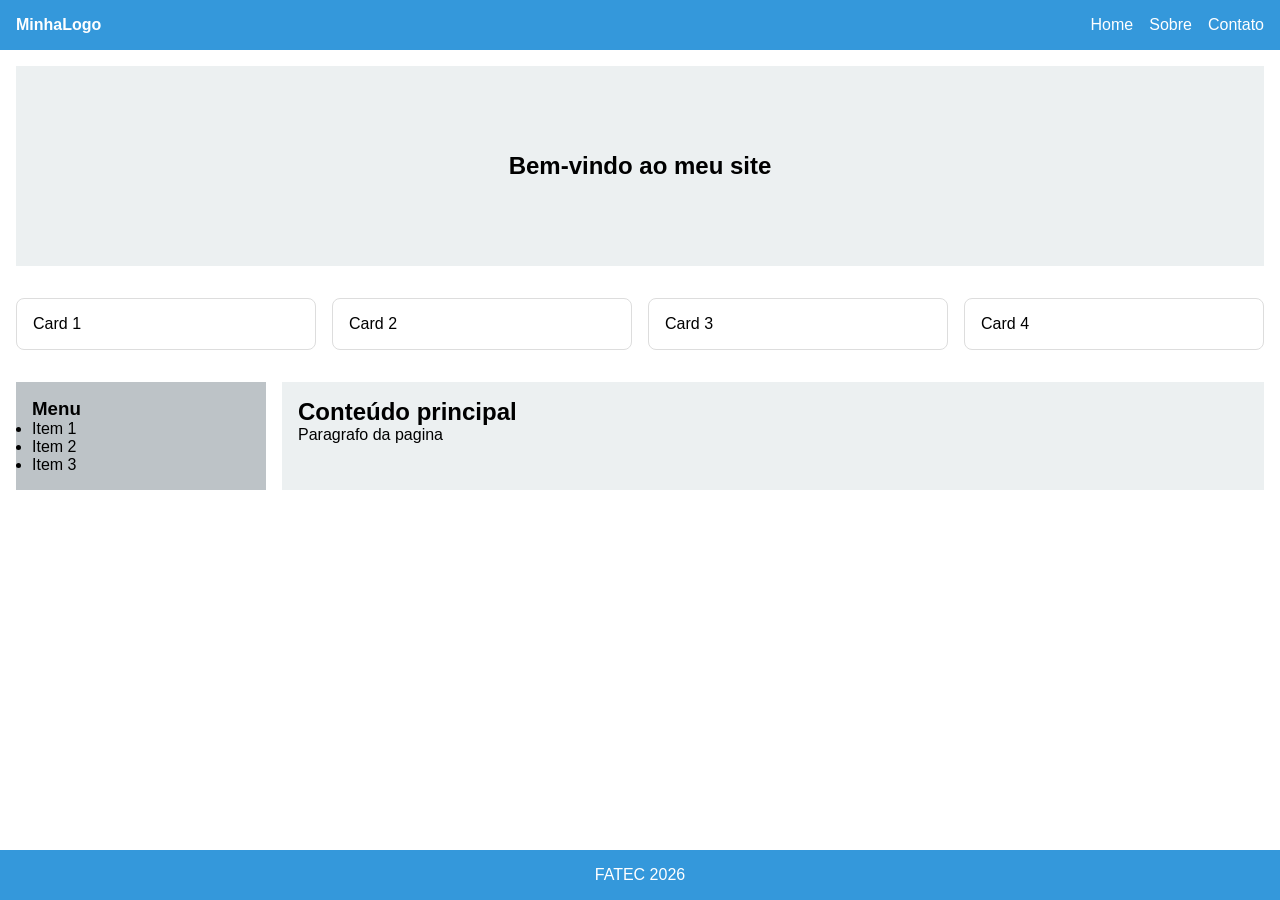
<file: MODULO 2/aula07/index.html>
<!DOCTYPE html>
<html lang="pt-BR">
<head>
    <meta charset="UTF-8">
    <meta name="viewport" content="width=device-width, initial-scale=1.0">
    <title>Layout Flexbox</title>
    <link rel="stylesheet" href="style.css">
</head>
<body>

<header class="navbar">
    <div class="logo">MinhaLogo</div>

    <nav>
        <ul class="nav-links">
            <li><a href="#">Home</a></li>
            <li><a href="#">Sobre</a></li>
            <li><a href="#">Contato</a></li>
        </ul>
    </nav>
</header>

<main>

    <section class="hero">
        <h1>Bem-vindo ao meu site</h1>
    </section>

    <section class="cards">
        <div class="card">Card 1</div>
        <div class="card">Card 2</div>
        <div class="card">Card 3</div>
        <div class="card">Card 4</div>
    </section>

    <section class="layout">
        <aside class="sidebar">
            <h3>Menu</h3>
            <ul>
                <li>Item 1</li>
                <li>Item 2</li>
                <li>Item 3</li>
            </ul>
        </aside>

        <div class="content">
            <h2>Conteúdo principal</h2>
            <p>Paragrafo da pagina</p>
        </div>
    </section>

</main>

<footer>
    <p>FATEC 2026</p>
</footer>

</body>
</html>
</file>
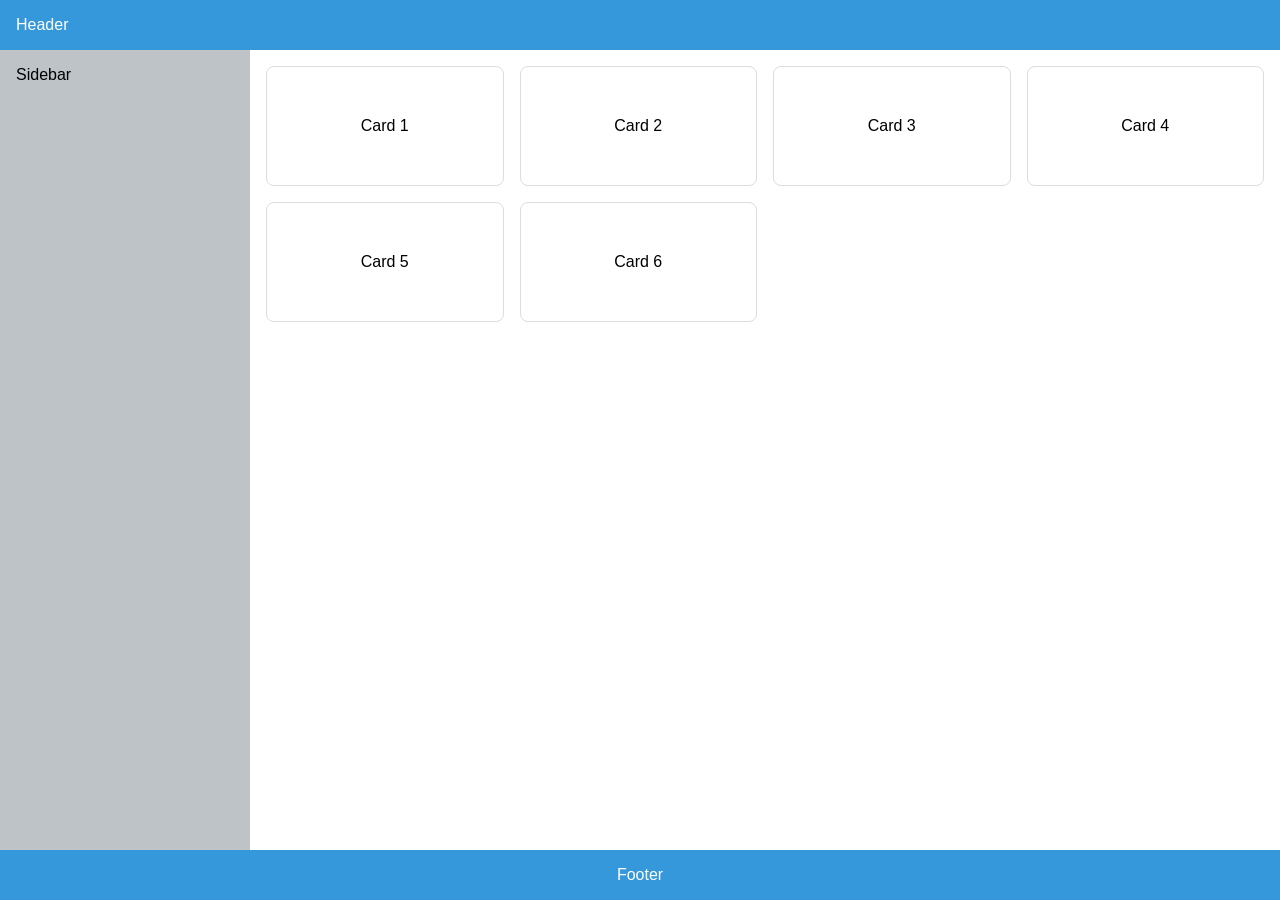
<file: MODULO 2/aula08/index.html>
<!DOCTYPE html>
<html lang="pt-BR">
<head>
    <meta charset="UTF-8">
    <meta name="viewport" content="width=device-width, initial-scale=1.0">
    <title>Grid Layout</title>
    <link rel="stylesheet" href="style.css">
</head>
<body>

<div class="container">

    <header class="header">
        Header
    </header>

    <aside class="sidebar">
        Sidebar
    </aside>

    <main class="main">

        <div class="gallery">
            <div class="card">Card 1</div>
            <div class="card">Card 2</div>
            <div class="card">Card 3</div>
            <div class="card">Card 4</div>
            <div class="card">Card 5</div>
            <div class="card">Card 6</div>
        </div>

    </main>

    <footer class="footer">
        Footer
    </footer>

</div>

</body>
</html>
</file>
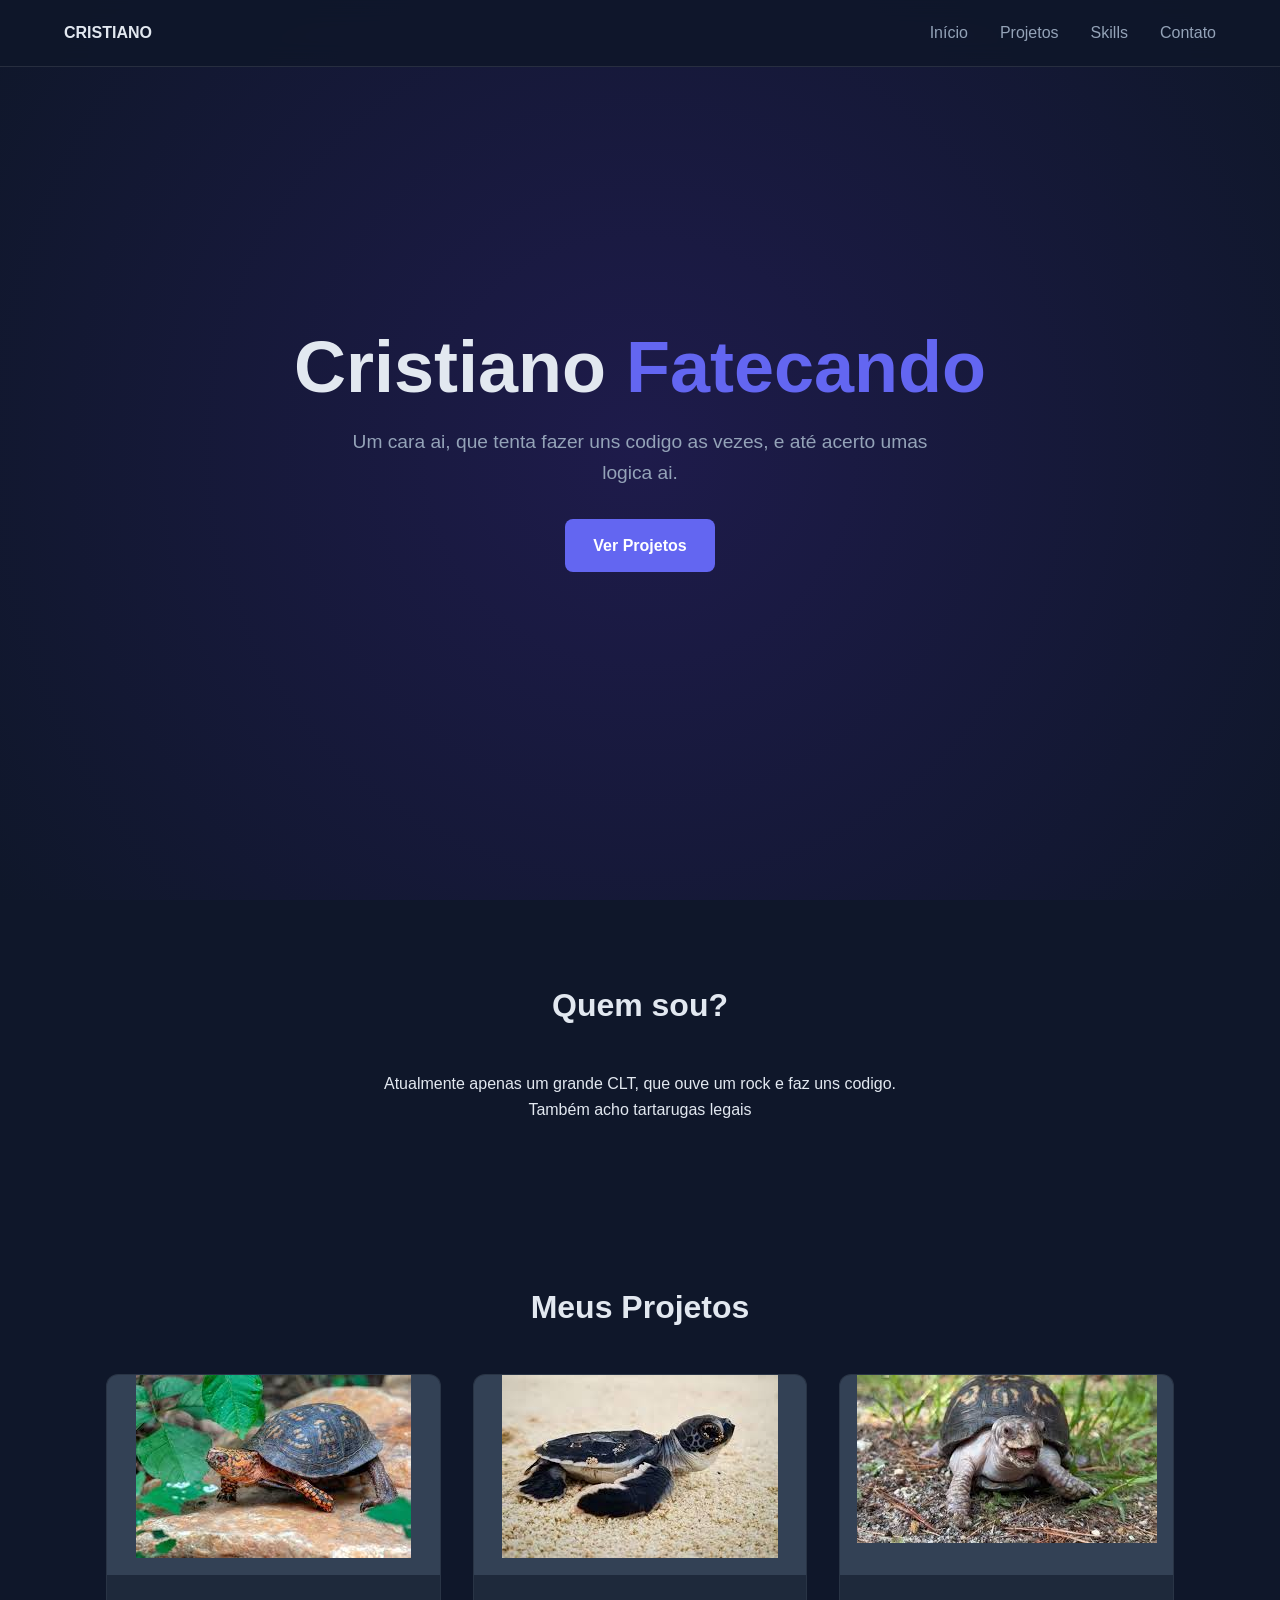
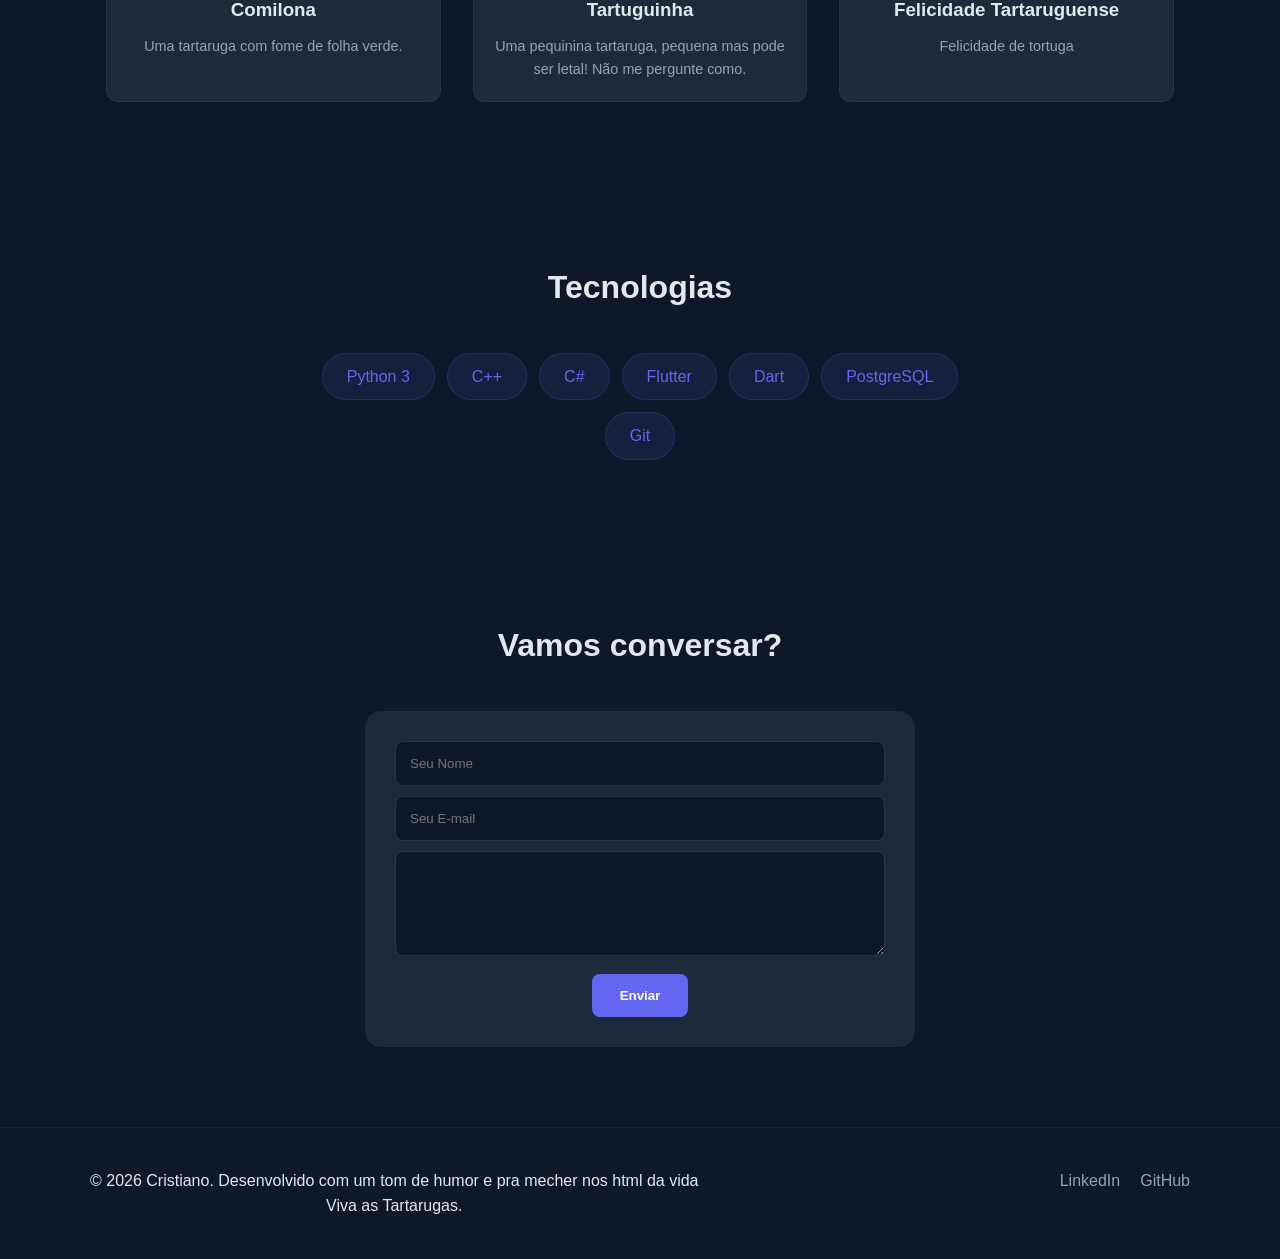
<file: MODULO 2/Landing Page/index.html>
<!DOCTYPE html>
<html lang="pt-br">
<head>
    <meta charset="UTF-8">
    <meta name="viewport" content="width=device-width, initial-scale=1.0">
    <title>Portfólio</title>
    <link rel="stylesheet" href="./css/style.css">

</head>
<body>
    <header>
        <nav>
            <strong>CRISTIANO</strong>
            <ul class="nav-links">
                <li><a href="#hero">Início</a></li>
                <li><a href="#projetos">Projetos</a></li>
                <li><a href="#habilidades">Skills</a></li>
                <li><a href="#contato">Contato</a></li>
            </ul>
        </nav>
    </header>

    <main>

        <section id="hero">
            <h1>Cristiano <span class="highlight">Fatecando</span></h1>
            <p>Um cara ai, que tenta fazer uns codigo as vezes, e até acerto umas logica ai.</p>
            <a href="#projetos" class="btn-primary">Ver Projetos</a>
        </section>

        <section id="sobre" class="container">
            <h2>Quem sou?</h2>
            <p>Atualmente apenas um grande CLT, que ouve um rock e faz uns codigo.<br>Também acho tartarugas legais</p>
        </section>

        <section id="projetos" class="container">
            <h2>Meus Projetos</h2>
            <div class="projetos-grid">
                <article class="projeto-card">
                    <div class="projeto-img"><img src="./imagens/turtle-eat.jpg"></div>
                    <div class="projeto-info">
                        <h3>Comilona</h3>
                        <p>Uma tartaruga com fome de folha verde.</p>
                    </div>
                </article>
                <article class="projeto-card">
                    <div class="projeto-img"><img src="./imagens/mini-turtle.jpg"></div>
                    <div class="projeto-info">
                        <h3>Tartuguinha</h3>
                        <p>Uma pequinina tartaruga, pequena mas pode ser letal! Não me pergunte como.</p>
                    </div>
                </article>
                <article class="projeto-card">
                    <div class="projeto-img"><img src="./imagens/turtle-happy.jpg"></div>
                    <div class="projeto-info">
                        <h3>Felicidade Tartaruguense</h3>
                        <p>Felicidade de tortuga</p>
                    </div>
                </article>
            </div>
        </section>

        <section id="habilidades" class="container">
            <h2>Tecnologias</h2>
            <div class="skills">
                <span class="skill-tag">Python 3</span>
                <span class="skill-tag">C++</span>
                <span class="skill-tag">C#</span>
                <span class="skill-tag">Flutter</span>
                <span class="skill-tag">Dart</span>
                <span class="skill-tag">PostgreSQL</span>
                <span class="skill-tag">Git</span>
            </div>
        </section>
        
        <section id="contato" class="container">
            <h2>Vamos conversar?</h2>
            <form class="form-contato">
                <input type="text" placeholder="Seu Nome" required>
                <input type="email" placeholder="Seu E-mail" required>
                <textarea rows="5" placeholder="" required></textarea>
                <button type="submit" class="btn-primary">Enviar</button>
            </form>
        </section>
    </main>

    <footer>
        <div class="footer-content">
            <p>&copy; 2026 Cristiano. Desenvolvido com um tom de humor e pra mecher nos html da vida<br>Viva as Tartarugas.</p>
            <div class="social-links">
                <a href="#">LinkedIn</a>
                <a href="#">GitHub</a>
            </div>
        </div>
    </footer>
</body>
</html>
</file>
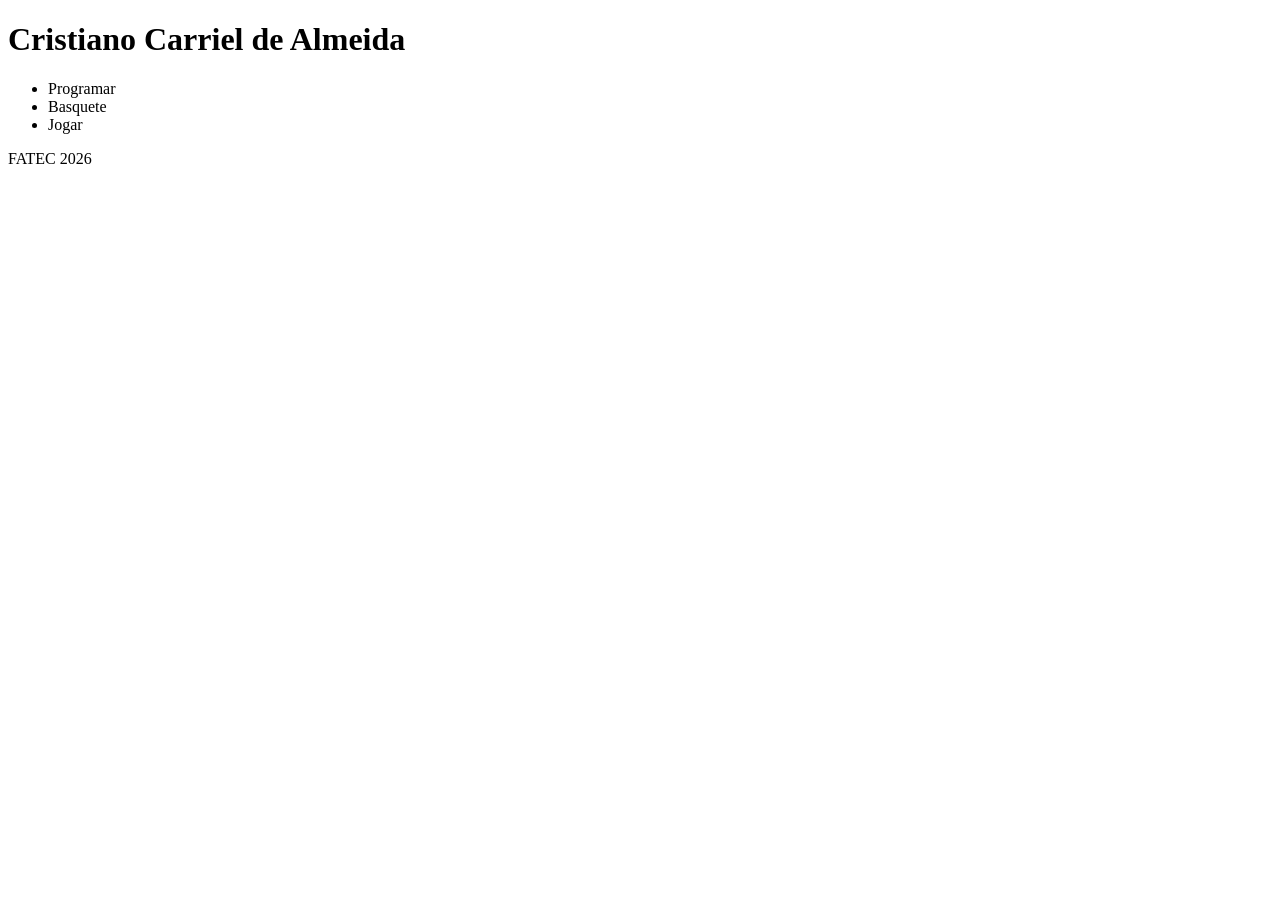
<file: MODULO 2/ex1.html>
<!DOCTYPE html>
<html lang="en">
<head>
    <meta charset="UTF-8">
    <meta name="viewport" content="width=device-width, initial-scale=1.0">
    <title>Aula 1</title>
</head>
<body>
    
    <header><h1>Cristiano Carriel de Almeida</h1></header>

    <main>
        <ul>
            <li>Programar</li>
            <li>Basquete</li>
            <li>Jogar</li>
        </ul>
    </main>

    <footer>
        FATEC 2026
    </footer>
</body>
</html>
</file>
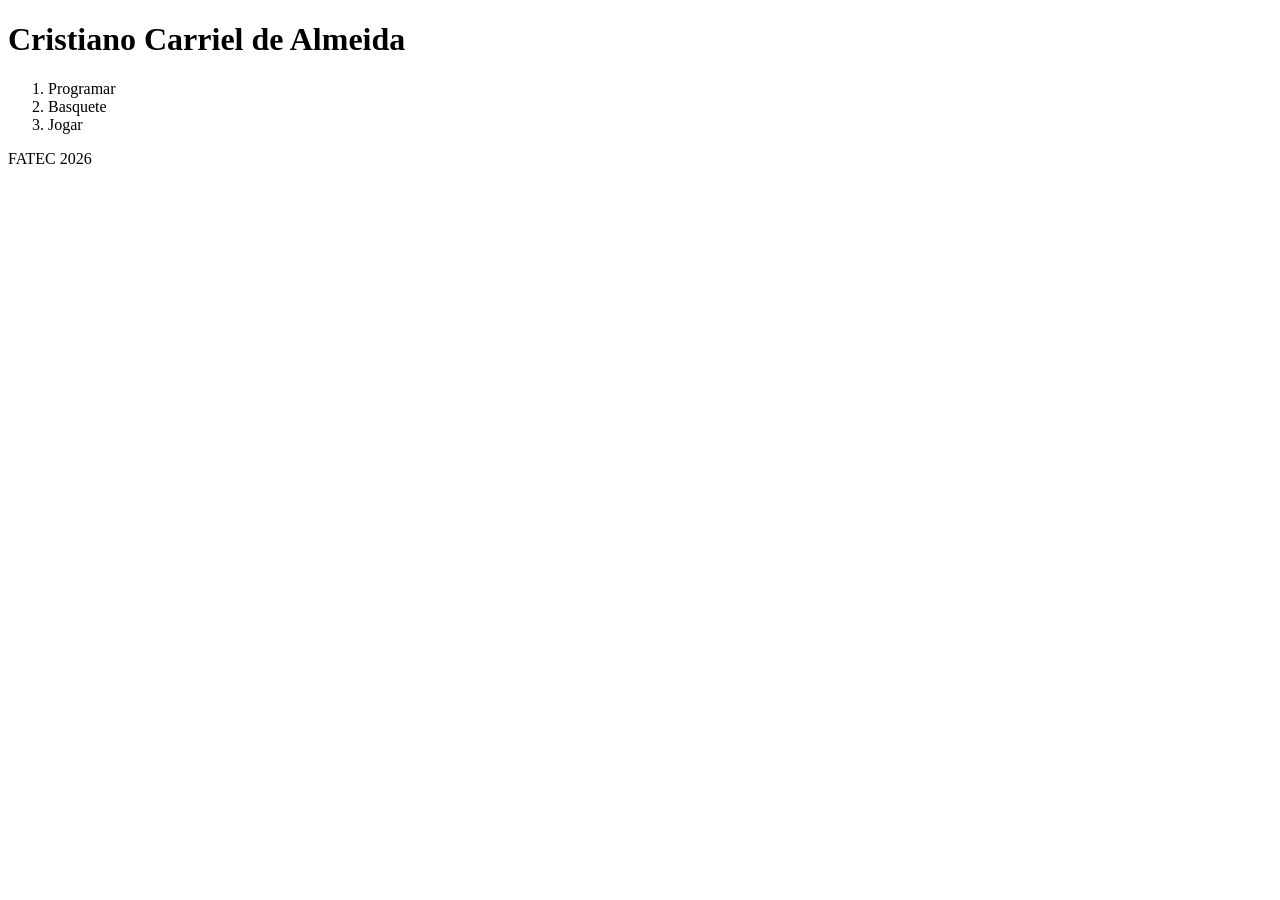
<file: MODULO 2/aula02/ex1.html>
<!DOCTYPE html>
<html lang="pt-br">
<head>
    <meta charset="UTF-8">
    <meta name="viewport" content="width=device-width, initial-scale=1.0">
    <title>Aula 1</title>
</head>
<body>
    
    <header><h1>Cristiano Carriel de Almeida</h1></header>

    <main>
        <ol>
            <li>Programar</li>
            <li>Basquete</li>
            <li>Jogar</li>
        </ol>
    </main>

    <footer>
        FATEC 2026
    </footer>
</body>
</html>
</file>
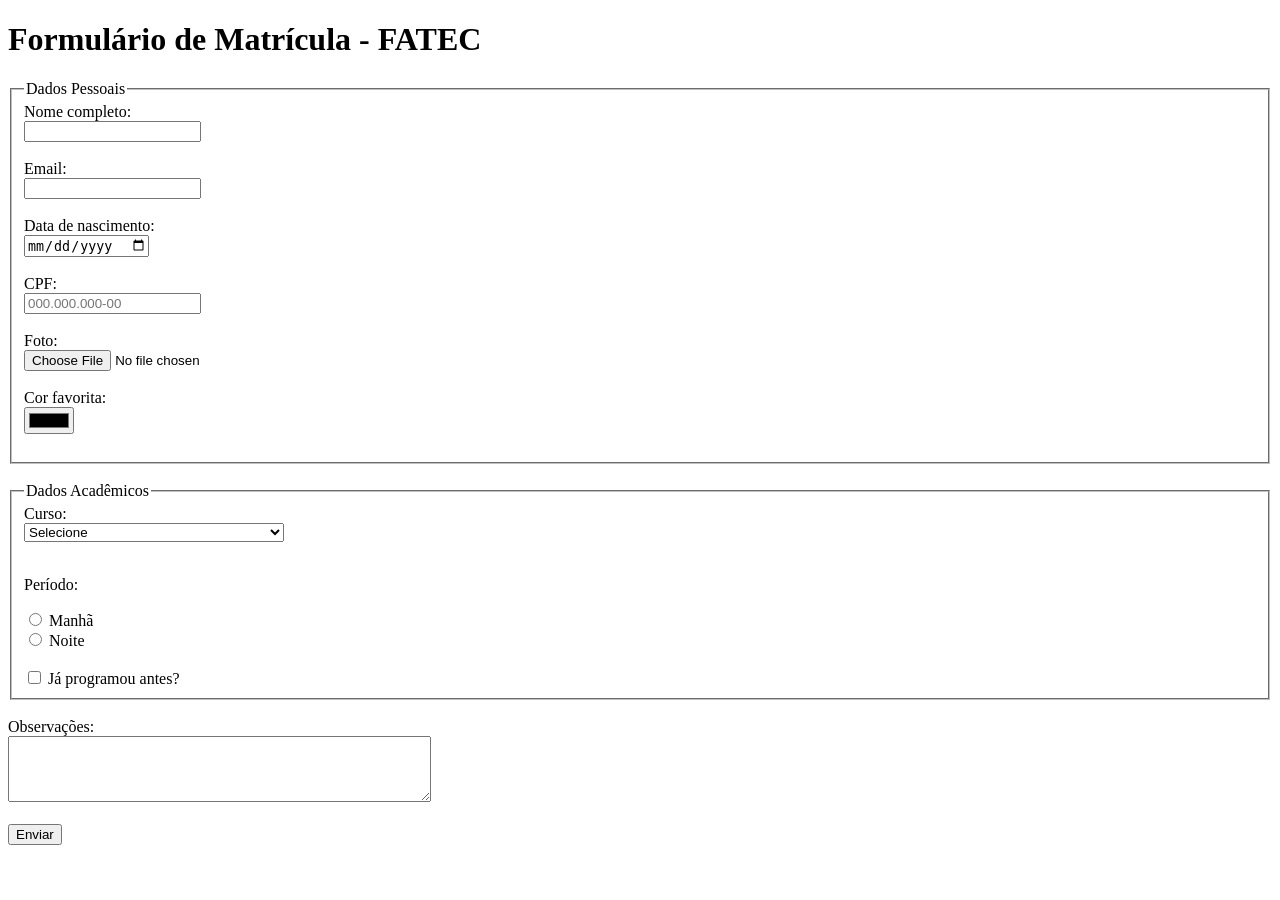
<file: MODULO 2/aula04/aula4.html>
<!DOCTYPE html>
<html lang="pt-BR">
<head>
    <meta charset="UTF-8">
    <meta name="viewport" content="width=device-width, initial-scale=1.0">
    <title>Formulário de Matrícula - FATEC</title>
</head>
<body>

<h1>Formulário de Matrícula - FATEC</h1>

<form>

    <fieldset>
        <legend>Dados Pessoais</legend>

        <label for="nome">Nome completo:</label><br>
        <input type="text" id="nome" name="nome" required minlength="5"><br><br>

        <label for="email">Email:</label><br>
        <input type="email" id="email" name="email" required><br><br>

        <label for="data">Data de nascimento:</label><br>
        <input type="date" id="data" name="data"><br><br>

        <label for="cpf">CPF:</label><br>
        <input type="text" id="cpf" name="cpf"
            pattern="\d{3}\.\d{3}\.\d{3}-\d{2}"
            placeholder="000.000.000-00"><br><br>
            
        <label for="foto">Foto:</label><br>
        <input type="file" id="foto" name="foto" accept="image/*"><br><br>

        <label for="cor">Cor favorita:</label><br>
        <input type="color" id="cor" name="cor"><br><br>

    </fieldset>

    <br>
    <fieldset>
        <legend>Dados Acadêmicos</legend>

        <label for="curso">Curso:</label><br>
        <select id="curso" name="curso">
            <option value="">Selecione</option>
            <option value="ads">Análise e Desenvolvimento de Sistemas</option>
            <option value="logistica">Logística</option>
            <option value="gestao">Gestão Empresarial</option>
        </select><br><br>

        <p>Período:</p>
        <input type="radio" id="manha" name="periodo" value="manha">
        <label for="manha">Manhã</label><br>

        <input type="radio" id="noite" name="periodo" value="noite">
        <label for="noite">Noite</label><br><br>

        <input type="checkbox" id="programacao" name="programacao">
        <label for="programacao">Já programou antes?</label><br>

    </fieldset>

    <br>
    <label for="obs">Observações:</label><br>
    <textarea id="obs" name="obs" rows="4" cols="50"></textarea><br><br>

    <button type="submit">Enviar</button>

</form>

</body>
</html>
</file>
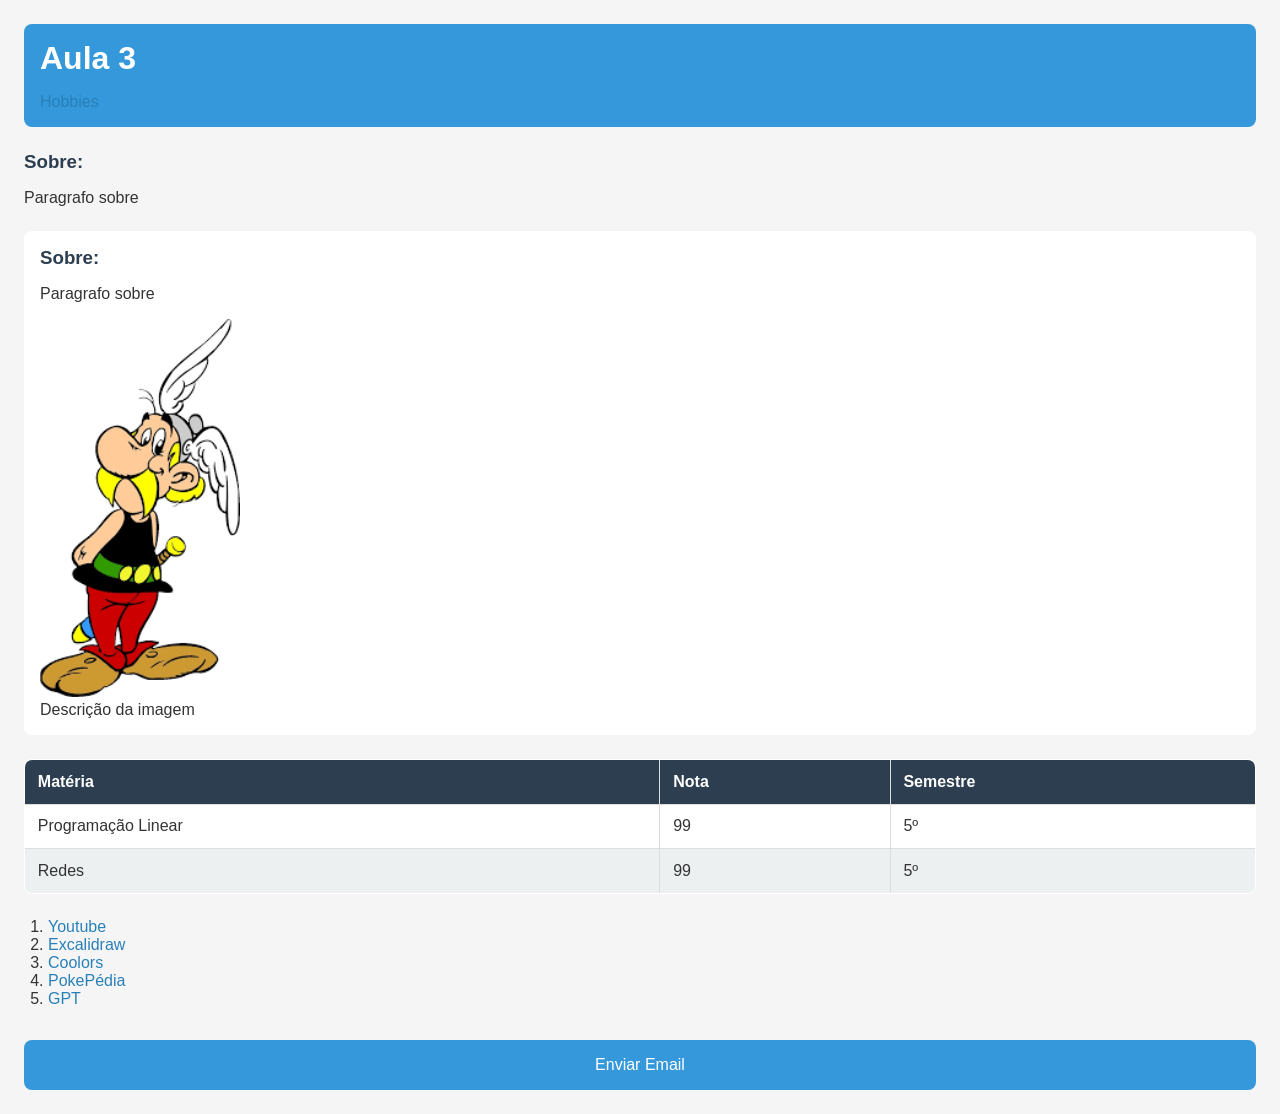
<file: MODULO 2/aula05/ex2.html>
<!DOCTYPE html>
<html lang="en">
<head>
    <meta charset="UTF-8">
    <meta name="viewport" content="width=device-width, initial-scale=1.0">
    <title>Aula 5</title>
    <link rel="stylesheet" href="css/style.css">
</head>
<body>
    
    <header>
        <h1>Aula 3</h1>

        <nav>
            <ul>
                <li><a href="hobbies.html">Hobbies</a></li>
            </ul>
        </nav>
    </header>
    
    <main>
        <h3>Sobre:</h3>
        <p>
            Paragrafo sobre
        </p>

        <section>
            <h3>Sobre:</h3>
            <p>Paragrafo sobre</p>

            <figure>
                <img src="./imagens/download.png" alt="Imagem sobre mim">
                <figcaption>Descrição da imagem</figcaption>
            </figure>
        </section>
        
        <table>
            <thead>
                <tr>
                    <th>Matéria</th>
                    <th>Nota</th>
                    <th>Semestre</th>
                </tr>
            </thead>
            <tbody>
                <tr>
                    <td>Programação Linear</td>
                    <td>99</td>
                    <td>5º</td>
                </tr>
                <tr>
                    <td>Redes</td>
                    <td>99</td>
                    <td>5º</td>
                </tr>
            </tbody>
        </table>

        <ol>
            <li><a href="https://www.youtube.com/">Youtube</a></li>
            <li><a href="https://excalidraw.com/">Excalidraw</a></li>
            <li><a href="https://coolors.co/">Coolors</a></li>
            <li><a href="https://pokemon.fandom.com/pt-br/wiki/Pok%C3%A9P%C3%A9dia">PokePédia</a></li>
            <li><a href="https://chatgpt.com/">GPT</a></li>
        </ol>

    </main>

    <footer>
        <a href="mailto:criistiano.aalmeida@gmail.com">Enviar Email</a>
    </footer>

</body>
</html>
</file>
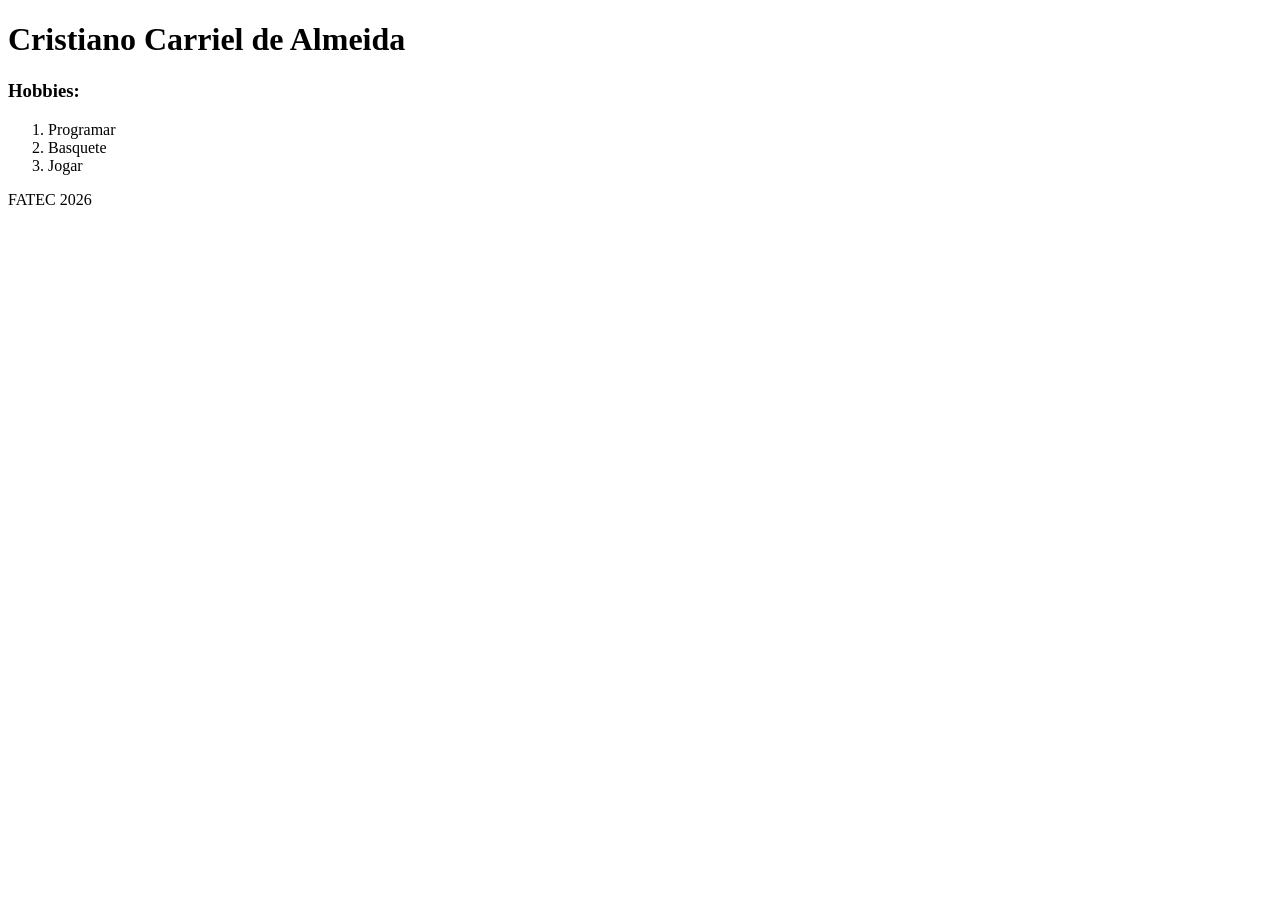
<file: MODULO 2/aula05/hobbies.html>
<!DOCTYPE html>
<html lang="pt-br">
<head>
    <meta charset="UTF-8">
    <meta name="viewport" content="width=device-width, initial-scale=1.0">
    <title>Aula 1</title>
</head>
<body>
    
    <header><h1>Cristiano Carriel de Almeida</h1></header>

    <main>

        <h3>Hobbies:</h3>
        <ol>
            <li>Programar</li>
            <li>Basquete</li>
            <li>Jogar</li>
        </ol>
    </main>

    <footer>
        FATEC 2026
    </footer>
</body>
</html>
</file>
<file: MODULO 2/aula07/style.css>
* {
    margin: 0;
    padding: 0;
    box-sizing: border-box;
}

body {
    font-family: Arial, Helvetica, sans-serif;
    display: flex;
    flex-direction: column;
    min-height: 100vh;
}

main {
    flex: 1;
    padding: 1rem;
}

.navbar {
    display: flex;
    justify-content: space-between;
    align-items: center;
    background: #3498db;
    padding: 1rem;
}

.logo {
    color: white;
    font-weight: bold;
}

.nav-links {
    list-style: none;
    display: flex;
    gap: 1rem;
}

.nav-links a {
    color: white;
    text-decoration: none;
}

.hero {
    height: 200px;
    display: flex;
    justify-content: center;
    align-items: center;
    background: #ecf0f1;
    margin-bottom: 2rem;
}

.cards {
    display: flex;
    flex-wrap: wrap;
    gap: 1rem;
    margin-bottom: 2rem;
}

.card {
    flex: 1 1 200px;
    background: white;
    padding: 1rem;
    border-radius: 8px;
    border: 1px solid #ddd;
}

.layout {
    display: flex;
    gap: 1rem;
}

.sidebar {
    flex: 0 0 250px;
    background: #bdc3c7;
    padding: 1rem;
}

.content {
    flex: 1;
    background: #ecf0f1;
    padding: 1rem;
}

footer {
    background: #3498db;
    color: white;
    text-align: center;
    padding: 1rem;
}
</file>
<file: MODULO 2/aula08/style.css>
* {
    margin: 0;
    padding: 0;
    box-sizing: border-box;
}

body {
    font-family: Arial, Helvetica, sans-serif;
}

.container {
    display: grid;
    min-height: 100vh;
    grid-template-columns: 250px 1fr;
    grid-template-rows: auto 1fr auto;
    grid-template-areas:
        "header header"
        "sidebar main"
        "footer footer";
}

.header {
    grid-area: header;
    background: #3498db;
    color: white;
    padding: 1rem;
}

.sidebar {
    grid-area: sidebar;
    background: #bdc3c7;
    padding: 1rem;
}

.main {
    grid-area: main;
    padding: 1rem;
}

.footer {
    grid-area: footer;
    background: #3498db;
    color: white;
    text-align: center;
    padding: 1rem;
}

.gallery {
    display: grid;
    grid-template-columns: repeat(auto-fit, minmax(200px, 1fr));
    gap: 1rem;
}

.card {
    background: white;
    border: 1px solid #ddd;
    border-radius: 8px;
    height: 120px;
    display: grid;
    place-items: center;
}
</file>
<file: MODULO 2/Landing Page/css/style.css>
* {
  margin: 0;
  padding: 0;
  box-sizing: border-box;
}

:root {
  --cor-primaria: #6366f1;
  --cor-fundo: #0f172a;
  --cor-fundo-alt: #1e293b;
  --cor-texto: #e2e8f0;
  --cor-texto-suave: #94a3b8;
  --espaco: 16px;
  --espaco-lg: 32px;
  --fonte: 'Inter', sans-serif;
}

html {
  scroll-behavior: smooth;
}

body {
  font-family: var(--fonte);
  background: var(--cor-fundo);
  color: var(--cor-texto);
  line-height: 1.6;
}

.container {
  padding: 80px var(--espaco);
  max-width: 1100px;
  margin: 0 auto;
  text-align: center;
}

nav {
  display: flex;
  justify-content: space-between;
  align-items: center;
  padding: 20px 5%;
  position: fixed;
  top: 0;
  width: 100%;
  background: rgba(15, 23, 42, 0.85);
  backdrop-filter: blur(12px);
  z-index: 100;
  border-bottom: 1px solid rgba(255, 255, 255, 0.1);
}

.nav-links {
  display: none;
  list-style: none;
  gap: var(--espaco-lg);
}

.nav-links a {
  text-decoration: none;
  color: var(--cor-texto-suave);
  transition: color 0.3s;
}

.nav-links a:hover {
  color: var(--cor-primaria);
}

@media (min-width: 435px) {
  .nav-links {
    display: flex;
  }
}

#hero {
  display: flex;
  flex-direction: column;
  justify-content: center;
  align-items: center;
  min-height: 100vh;
  text-align: center;
  padding: 0 var(--espaco);
  background: radial-gradient(circle at center, #1e1b4b 0%, #0f172a 100%);
}

#hero h1 {
  font-size: clamp(2.5rem, 8vw, 4.5rem);
  line-height: 1.1;
  margin-bottom: 20px;
}

.highlight {
  color: var(--cor-primaria);
}

#hero p {
  font-size: 1.2rem;
  color: var(--cor-texto-suave);
  max-width: 600px;
  margin-bottom: 30px;
}

.btn-primary {
  background: var(--cor-primaria);
  color: white;
  padding: 14px 28px;
  border-radius: 8px;
  text-decoration: none;
  font-weight: bold;
  border: none;
  cursor: pointer;
  transition: opacity 0.3s;
}

.btn-primary:hover {
  opacity: 0.9;
}

h2 {
  font-size: 2rem;
  margin-bottom: 40px;
  text-align: center;
}

.projetos-grid {
  display: grid;
  grid-template-columns: repeat(auto-fit, minmax(300px, 1fr));
  gap: var(--espaco-lg);
}

.projeto-card {
  background: var(--cor-fundo-alt);
  border-radius: 12px;
  border: 1px solid rgba(255, 255, 255, 0.05);
  overflow: hidden;
  transition: transform 0.3s ease, border-color 0.3s;
}

.projeto-card:hover {
  transform: translateY(-8px);
  border-color: var(--cor-primaria);
}

.projeto-img {
  height: 200px;
  background: #334155;
}

.projeto-info {
  padding: 20px;
}

.projeto-info h3 {
  margin-bottom: 10px;
}

.projeto-info p {
  color: var(--cor-texto-suave);
  font-size: 0.9rem;
}

.skills {
  display: flex;
  flex-wrap: wrap;
  gap: 12px;
  justify-content: center;
  max-width: 700px;
  margin: 0 auto;
}

.skill-tag {
  padding: 10px 24px;
  border-radius: 999px;
  background: rgba(99, 102, 241, 0.1);
  border: 1px solid rgba(99, 102, 241, 0.2);
  color: var(--cor-primaria);
  font-weight: 500;
  transition: all 0.3s;
}

.skill-tag:hover {
  background: var(--cor-primaria);
  color: white;
}

.form-contato {
  max-width: 550px;
  margin: 0 auto;
  background: var(--cor-fundo-alt);
  padding: 30px;
  border-radius: 16px;
  gap: 15px;
}

.form-contato input,
.form-contato textarea {
  width: 100%;
  padding: 14px;
  border-radius: 8px;
  border: 1px solid rgba(148, 163, 184, 0.2);
  background: var(--cor-fundo);
  color: var(--cor-texto);
  margin-bottom: 10px;
}

footer {
  border-top: 1px solid rgba(255, 255, 255, 0.05);
  padding: 40px var(--espaco);
  text-align: center;
}

.footer-content {
  max-width: 1100px;
  margin: 0 auto;
  display: flex;
  flex-direction: column;
  gap: 20px;
}

.social-links {
  display: flex;
  justify-content: center;
  gap: 20px;
}

.social-links a {
  color: var(--cor-texto-suave);
  text-decoration: none;
}

@media (min-width: 768px) {
  .footer-content {
    flex-direction: row;
    justify-content: space-between;
  }
}
</file>
<file: MODULO 2/aula05/css/style.css>
* {
    margin: 0;
    padding: 0;
    box-sizing: border-box;
}


body {
    font-family: Arial, Helvetica, sans-serif;
    background-color: #f5f5f5;
    color: #333;
    padding: 1.5rem;
}

h1, h3 {
    color: #2c3e50;
    margin-bottom: 1rem;
}

header {
    background-color: #3498db;
    padding: 1rem;
    border-radius: 8px;
    margin-bottom: 1.5rem;
}

header h1 {
    color: white;
}

a {
    color: #2980b9;
    text-decoration: none;
    transition: 0.3s;
}

a:hover {
    color: #e74c3c;
    text-decoration: underline;
}

nav ul {
    list-style: none;
    margin-top: 0.5rem;
}

nav li {
    display: inline;
    margin-right: 1rem;
}

section {
    margin-top: 1.5rem;
    padding: 1rem;
    background-color: white;
    border-radius: 8px;
}

figure img {
    width: 200px;
    border-radius: 10px;
    margin-top: 1rem;
}

table {
    width: 100%;
    border-collapse: collapse;
    margin-top: 1.5rem;
    background-color: white;
    border-radius: 8px;
    overflow: hidden;
}

th, td {
    padding: 0.8rem;
    text-align: left;
}

th {
    background-color: #2c3e50;
    color: white;
}

tbody tr:nth-child(even) {
    background-color: #ecf0f1;
}

table, th, td {
    border: 1px solid #ddd;
}

ol {
    margin-top: 1.5rem;
    padding-left: 1.5rem;
}

footer {
    margin-top: 2rem;
    padding: 1rem;
    background-color: #3498db;
    border-radius: 8px;
    text-align: center;
}

footer a {
    color: white;
}
</file>
